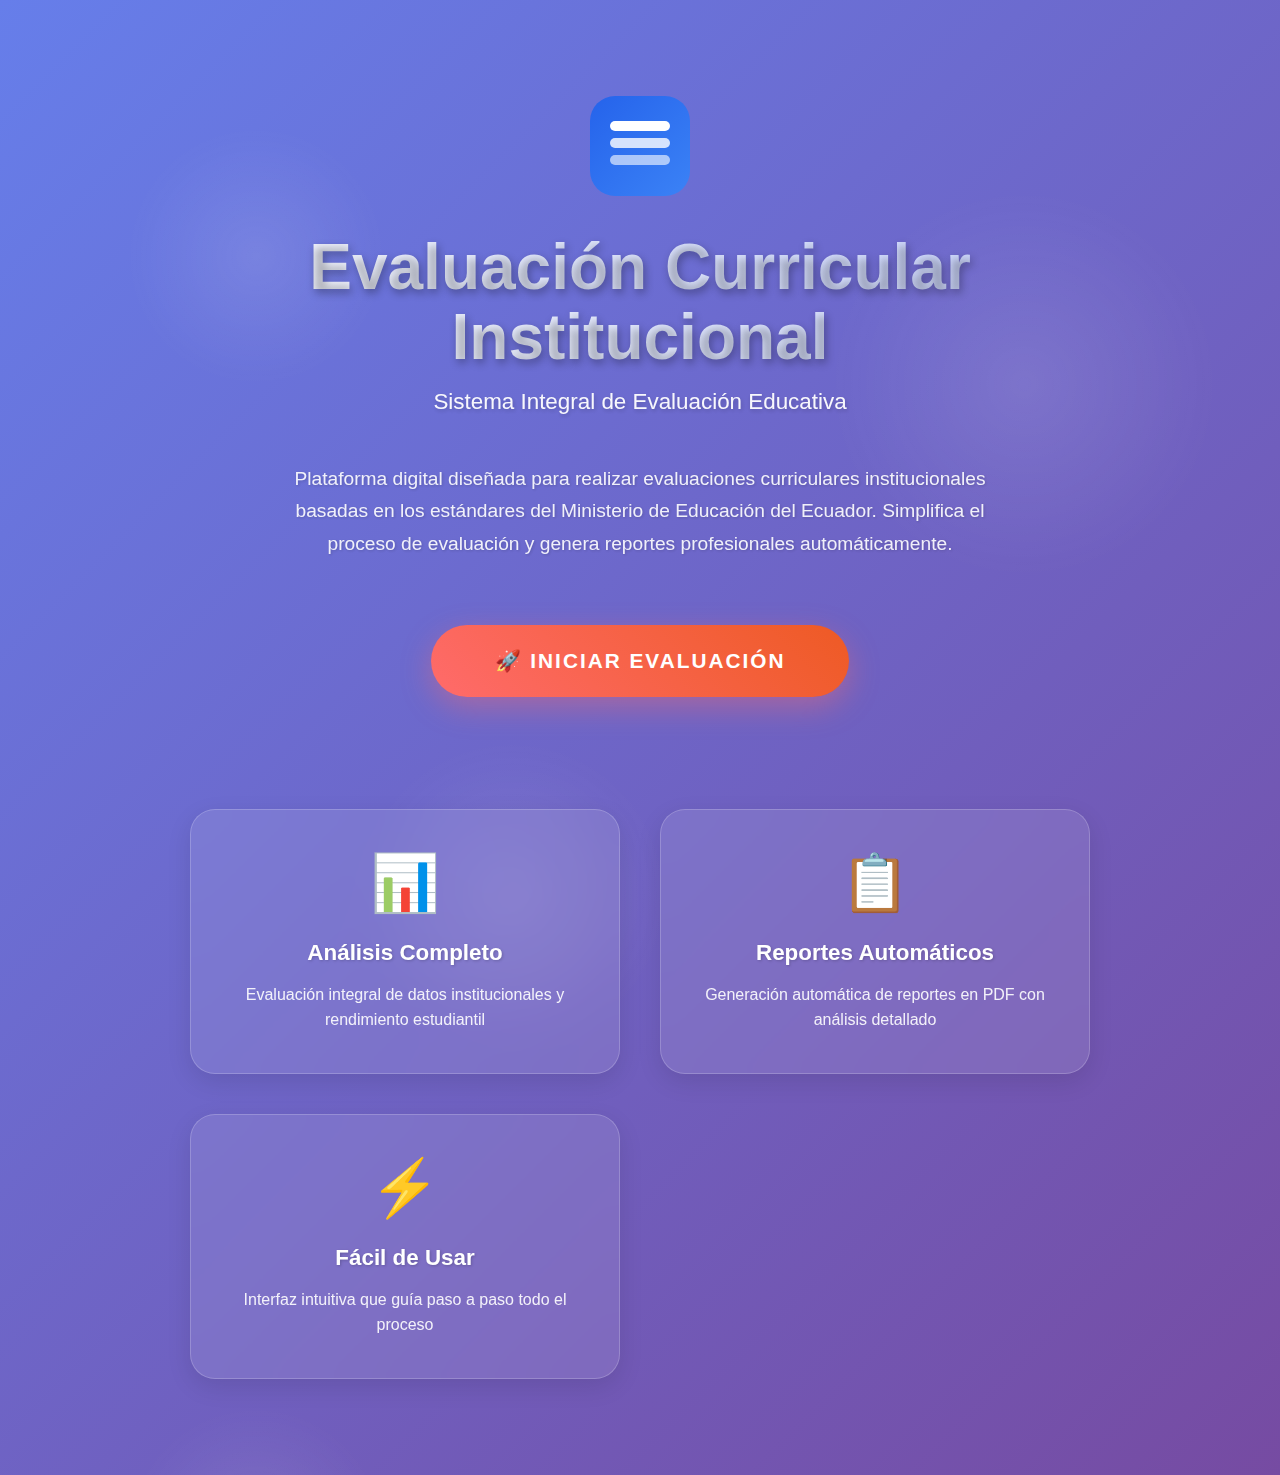
<file: index.html>
<!DOCTYPE html>
<html lang="es">
<head>
    <meta charset="UTF-8">
    <meta name="viewport" content="width=device-width, initial-scale=1.0">
    <title>Evaluación Curricular Institucional</title>
    <style>
        * {
            margin: 0;
            padding: 0;
            box-sizing: border-box;
        }

        body {
            font-family: 'Segoe UI', Tahoma, Geneva, Verdana, sans-serif;
            background: linear-gradient(135deg, #667eea 0%, #764ba2 100%);
            min-height: 100vh;
            padding: 2rem;
            position: relative;
            overflow-x: hidden;
        }

        body::before {
            content: '';
            position: absolute;
            top: 0;
            left: 0;
            right: 0;
            bottom: 0;
            background: url('data:image/svg+xml,<svg xmlns="http://www.w3.org/2000/svg" viewBox="0 0 1000 1000"><defs><radialGradient id="a" cx="50%" cy="50%"><stop offset="0%" stop-color="%23fff" stop-opacity="0.1"/><stop offset="100%" stop-color="%23fff" stop-opacity="0"/></radialGradient></defs><circle cx="200" cy="200" r="100" fill="url(%23a)"/><circle cx="800" cy="300" r="150" fill="url(%23a)"/><circle cx="400" cy="700" r="120" fill="url(%23a)"/></svg>');
            animation: float 20s ease-in-out infinite;
        }

        @keyframes float {
            0%, 100% { transform: translateY(0px) rotate(0deg); }
            50% { transform: translateY(-20px) rotate(5deg); }
        }

        .landing-content {
            max-width: 900px;
            text-align: center;
            color: white;
            z-index: 1;
            position: relative;
            animation: fadeInUp 1s ease-out;
            margin: 0 auto;
            padding: 4rem 0;
        }

        @keyframes fadeInUp {
            from {
                opacity: 0;
                transform: translateY(30px);
            }
            to {
                opacity: 1;
                transform: translateY(0);
            }
        }

        .logo-section {
            margin-bottom: 3rem;
        }

        .logo-icon {
            margin: 0 auto 2rem;
            animation: pulse 2s ease-in-out infinite;
        }

        @keyframes pulse {
            0%, 100% { transform: scale(1); }
            50% { transform: scale(1.05); }
        }

        .main-title {
            font-size: 4rem;
            font-weight: 800;
            margin-bottom: 1rem;
            text-shadow: 2px 4px 8px rgba(0,0,0,0.3);
            background: linear-gradient(45deg, #fff, #e0e7ff, #c7d2fe);
            -webkit-background-clip: text;
            -webkit-text-fill-color: transparent;
            background-clip: text;
            line-height: 1.1;
        }

        .subtitle {
            font-size: 1.4rem;
            margin-bottom: 2.5rem;
            opacity: 0.95;
            font-weight: 300;
            text-shadow: 1px 2px 4px rgba(0,0,0,0.2);
        }

        .description {
            font-size: 1.2rem;
            line-height: 1.7;
            margin-bottom: 4rem;
            opacity: 0.9;
            max-width: 700px;
            margin-left: auto;
            margin-right: auto;
            text-shadow: 1px 1px 3px rgba(0,0,0,0.2);
        }

        .start-button {
            background: linear-gradient(45deg, #ff6b6b, #ee5a24);
            color: white;
            border: none;
            padding: 1.5rem 4rem;
            font-size: 1.3rem;
            border-radius: 60px;
            cursor: pointer;
            transition: all 0.4s cubic-bezier(0.175, 0.885, 0.32, 1.275);
            box-shadow: 0 10px 30px rgba(255, 107, 107, 0.4);
            margin-bottom: 4rem;
            font-weight: 700;
            text-transform: uppercase;
            letter-spacing: 2px;
            position: relative;
            overflow: hidden;
        }

        .start-button::before {
            content: '';
            position: absolute;
            top: 0;
            left: -100%;
            width: 100%;
            height: 100%;
            background: linear-gradient(90deg, transparent, rgba(255,255,255,0.2), transparent);
            transition: left 0.5s;
        }

        .start-button:hover::before {
            left: 100%;
        }

        .start-button:hover {
            transform: translateY(-5px) scale(1.05);
            box-shadow: 0 15px 40px rgba(255, 107, 107, 0.5);
            background: linear-gradient(45deg, #ff5252, #d63031);
        }

        .start-button:active {
            transform: translateY(-2px) scale(1.02);
        }

        .features {
            display: grid;
            grid-template-columns: repeat(auto-fit, minmax(280px, 1fr));
            gap: 2.5rem;
            margin-top: 3rem;
        }

        .feature {
            background: rgba(255, 255, 255, 0.1);
            backdrop-filter: blur(15px);
            border: 1px solid rgba(255, 255, 255, 0.2);
            padding: 2.5rem;
            border-radius: 25px;
            transition: all 0.4s ease;
            box-shadow: 0 8px 25px rgba(0, 0, 0, 0.1);
        }

        .feature:hover {
            transform: translateY(-8px);
            background: rgba(255, 255, 255, 0.15);
            box-shadow: 0 15px 35px rgba(0, 0, 0, 0.15);
        }

        .feature-icon {
            font-size: 3.5rem;
            margin-bottom: 1.5rem;
            display: block;
        }

        .feature-title {
            font-size: 1.4rem;
            font-weight: 700;
            margin-bottom: 1rem;
            text-shadow: 1px 1px 3px rgba(0,0,0,0.2);
        }

        .feature-desc {
            opacity: 0.9;
            line-height: 1.6;
            font-size: 1rem;
        }

        @media (max-width: 768px) {
            .main-title {
                font-size: 2.8rem;
            }
            
            .subtitle {
                font-size: 1.2rem;
            }
            
            .description {
                font-size: 1.1rem;
            }
            
            .start-button {
                padding: 1.2rem 3rem;
                font-size: 1.1rem;
            }
            
            .features {
                grid-template-columns: 1fr;
                gap: 2rem;
            }
            
            .feature {
                padding: 2rem;
            }
        }

        @media (max-width: 480px) {
            .main-title {
                font-size: 2.2rem;
            }
            
            .start-button {
                padding: 1rem 2.5rem;
                font-size: 1rem;
                letter-spacing: 1px;
            }
        }
    </style>
</head>
<body>
    <div class="landing-content">
        <div class="logo-section">
            <div class="logo-icon">
                <svg width="100" height="100" viewBox="0 0 100 100" fill="none">
                    <rect width="100" height="100" rx="25" fill="url(#grad1)" />
                    <rect x="20" y="25" width="60" height="10" rx="5" fill="#fff" />
                    <rect x="20" y="42" width="60" height="10" rx="5" fill="rgba(255,255,255,0.8)" />
                    <rect x="20" y="59" width="60" height="10" rx="5" fill="rgba(255,255,255,0.6)" />
                    <defs>
                        <linearGradient id="grad1" x1="0%" y1="0%" x2="100%" y2="100%">
                            <stop offset="0%" style="stop-color:#2563eb;stop-opacity:1" />
                            <stop offset="100%" style="stop-color:#3b82f6;stop-opacity:1" />
                        </linearGradient>
                    </defs>
                </svg>
            </div>
            <h1 class="main-title">Evaluación Curricular Institucional</h1>
            <p class="subtitle">Sistema Integral de Evaluación Educativa</p>
        </div>

        <p class="description">
            Plataforma digital diseñada para realizar evaluaciones curriculares institucionales basadas en los estándares del Ministerio de Educación del Ecuador. Simplifica el proceso de evaluación y genera reportes profesionales automáticamente.
        </p>

        <button class="start-button" onclick="iniciarEvaluacion()">
            🚀 Iniciar Evaluación
        </button>

        <div class="features">
            <div class="feature">
                <div class="feature-icon">📊</div>
                <div class="feature-title">Análisis Completo</div>
                <div class="feature-desc">Evaluación integral de datos institucionales y rendimiento estudiantil</div>
            </div>
            <div class="feature">
                <div class="feature-icon">📋</div>
                <div class="feature-title">Reportes Automáticos</div>
                <div class="feature-desc">Generación automática de reportes en PDF con análisis detallado</div>
            </div>
            <div class="feature">
                <div class="feature-icon">⚡</div>
                <div class="feature-title">Fácil de Usar</div>
                <div class="feature-desc">Interfaz intuitiva que guía paso a paso todo el proceso</div>
            </div>
        </div>
    </div>

    <script>
        function iniciarEvaluacion() {
            // Aquí puedes redirigir al HTML principal
            window.location.href = 'evaluacion.html';
            
            // O si quieres abrir en una nueva pestaña:
            // window.open('index.html', '_blank');
        }
    </script>
</body>
</html>
</file>
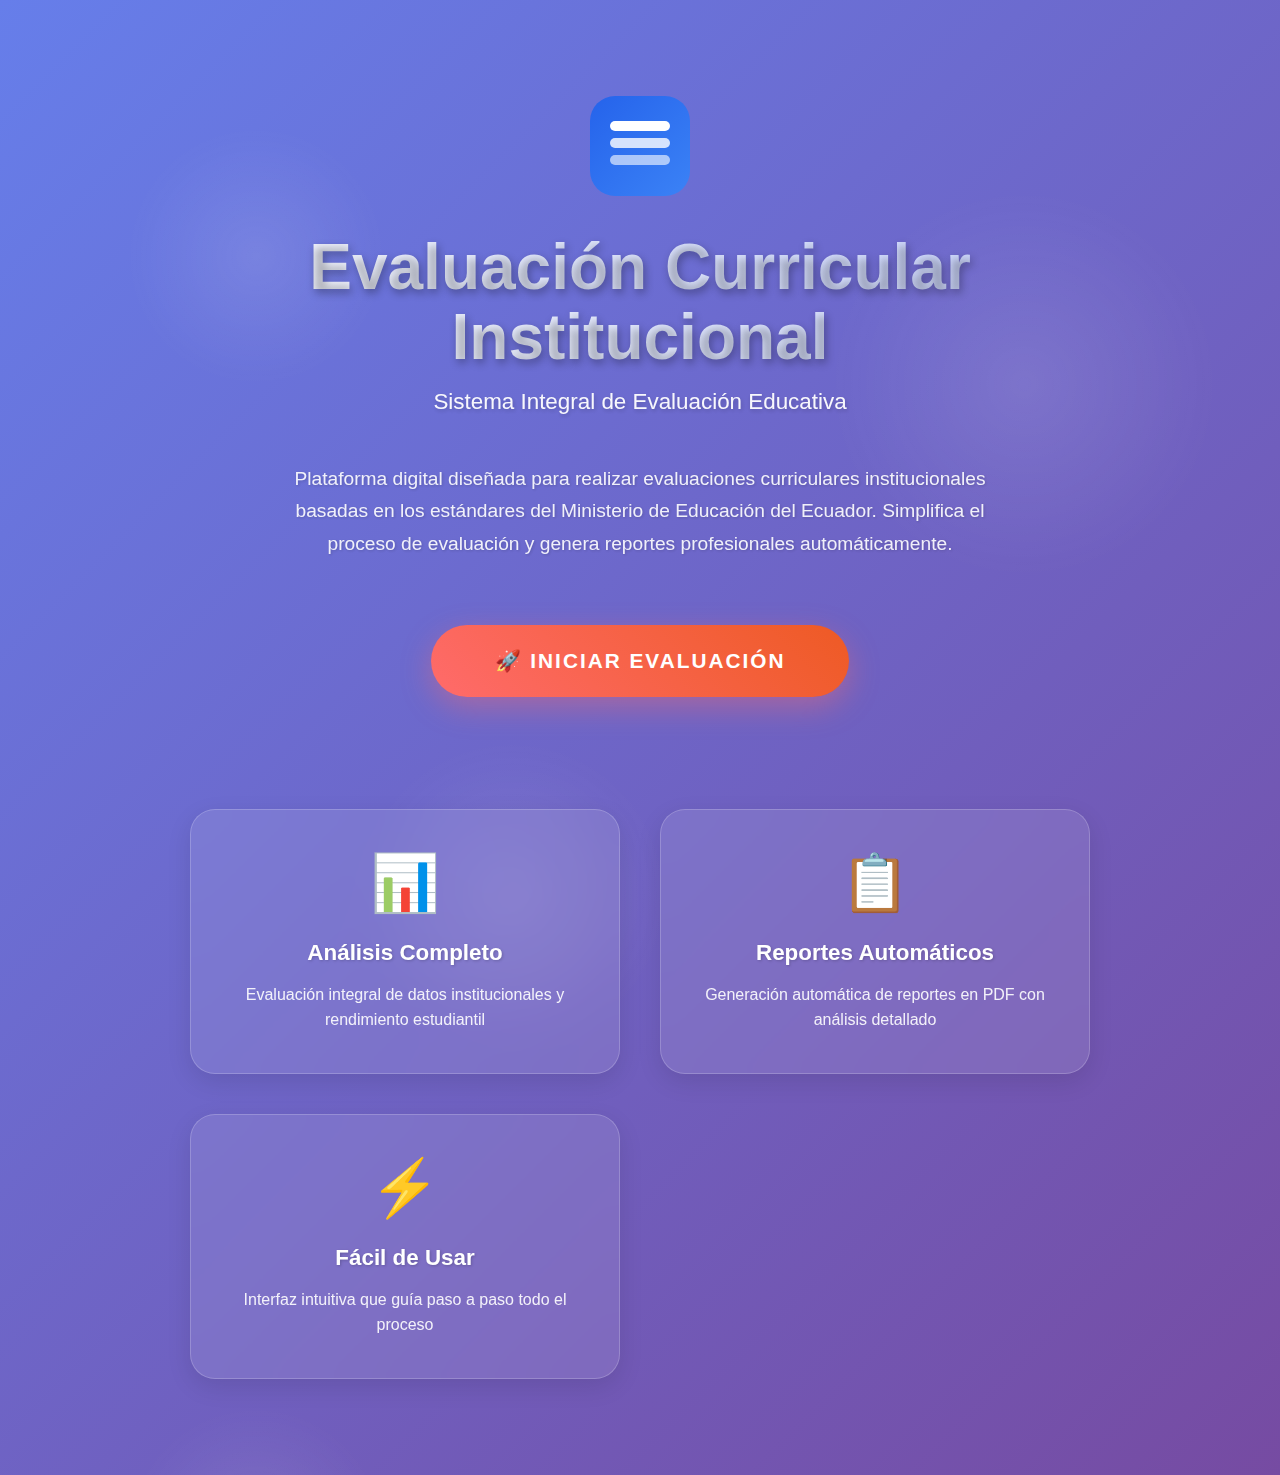
<file: portada.html>
<!DOCTYPE html>
<html lang="es">
<head>
    <meta charset="UTF-8">
    <meta name="viewport" content="width=device-width, initial-scale=1.0">
    <title>Evaluación Curricular Institucional</title>
    <style>
        * {
            margin: 0;
            padding: 0;
            box-sizing: border-box;
        }

        body {
            font-family: 'Segoe UI', Tahoma, Geneva, Verdana, sans-serif;
            background: linear-gradient(135deg, #667eea 0%, #764ba2 100%);
            min-height: 100vh;
            padding: 2rem;
            position: relative;
            overflow-x: hidden;
        }

        body::before {
            content: '';
            position: absolute;
            top: 0;
            left: 0;
            right: 0;
            bottom: 0;
            background: url('data:image/svg+xml,<svg xmlns="http://www.w3.org/2000/svg" viewBox="0 0 1000 1000"><defs><radialGradient id="a" cx="50%" cy="50%"><stop offset="0%" stop-color="%23fff" stop-opacity="0.1"/><stop offset="100%" stop-color="%23fff" stop-opacity="0"/></radialGradient></defs><circle cx="200" cy="200" r="100" fill="url(%23a)"/><circle cx="800" cy="300" r="150" fill="url(%23a)"/><circle cx="400" cy="700" r="120" fill="url(%23a)"/></svg>');
            animation: float 20s ease-in-out infinite;
        }

        @keyframes float {
            0%, 100% { transform: translateY(0px) rotate(0deg); }
            50% { transform: translateY(-20px) rotate(5deg); }
        }

        .landing-content {
            max-width: 900px;
            text-align: center;
            color: white;
            z-index: 1;
            position: relative;
            animation: fadeInUp 1s ease-out;
            margin: 0 auto;
            padding: 4rem 0;
        }

        @keyframes fadeInUp {
            from {
                opacity: 0;
                transform: translateY(30px);
            }
            to {
                opacity: 1;
                transform: translateY(0);
            }
        }

        .logo-section {
            margin-bottom: 3rem;
        }

        .logo-icon {
            margin: 0 auto 2rem;
            animation: pulse 2s ease-in-out infinite;
        }

        @keyframes pulse {
            0%, 100% { transform: scale(1); }
            50% { transform: scale(1.05); }
        }

        .main-title {
            font-size: 4rem;
            font-weight: 800;
            margin-bottom: 1rem;
            text-shadow: 2px 4px 8px rgba(0,0,0,0.3);
            background: linear-gradient(45deg, #fff, #e0e7ff, #c7d2fe);
            -webkit-background-clip: text;
            -webkit-text-fill-color: transparent;
            background-clip: text;
            line-height: 1.1;
        }

        .subtitle {
            font-size: 1.4rem;
            margin-bottom: 2.5rem;
            opacity: 0.95;
            font-weight: 300;
            text-shadow: 1px 2px 4px rgba(0,0,0,0.2);
        }

        .description {
            font-size: 1.2rem;
            line-height: 1.7;
            margin-bottom: 4rem;
            opacity: 0.9;
            max-width: 700px;
            margin-left: auto;
            margin-right: auto;
            text-shadow: 1px 1px 3px rgba(0,0,0,0.2);
        }

        .start-button {
            background: linear-gradient(45deg, #ff6b6b, #ee5a24);
            color: white;
            border: none;
            padding: 1.5rem 4rem;
            font-size: 1.3rem;
            border-radius: 60px;
            cursor: pointer;
            transition: all 0.4s cubic-bezier(0.175, 0.885, 0.32, 1.275);
            box-shadow: 0 10px 30px rgba(255, 107, 107, 0.4);
            margin-bottom: 4rem;
            font-weight: 700;
            text-transform: uppercase;
            letter-spacing: 2px;
            position: relative;
            overflow: hidden;
        }

        .start-button::before {
            content: '';
            position: absolute;
            top: 0;
            left: -100%;
            width: 100%;
            height: 100%;
            background: linear-gradient(90deg, transparent, rgba(255,255,255,0.2), transparent);
            transition: left 0.5s;
        }

        .start-button:hover::before {
            left: 100%;
        }

        .start-button:hover {
            transform: translateY(-5px) scale(1.05);
            box-shadow: 0 15px 40px rgba(255, 107, 107, 0.5);
            background: linear-gradient(45deg, #ff5252, #d63031);
        }

        .start-button:active {
            transform: translateY(-2px) scale(1.02);
        }

        .features {
            display: grid;
            grid-template-columns: repeat(auto-fit, minmax(280px, 1fr));
            gap: 2.5rem;
            margin-top: 3rem;
        }

        .feature {
            background: rgba(255, 255, 255, 0.1);
            backdrop-filter: blur(15px);
            border: 1px solid rgba(255, 255, 255, 0.2);
            padding: 2.5rem;
            border-radius: 25px;
            transition: all 0.4s ease;
            box-shadow: 0 8px 25px rgba(0, 0, 0, 0.1);
        }

        .feature:hover {
            transform: translateY(-8px);
            background: rgba(255, 255, 255, 0.15);
            box-shadow: 0 15px 35px rgba(0, 0, 0, 0.15);
        }

        .feature-icon {
            font-size: 3.5rem;
            margin-bottom: 1.5rem;
            display: block;
        }

        .feature-title {
            font-size: 1.4rem;
            font-weight: 700;
            margin-bottom: 1rem;
            text-shadow: 1px 1px 3px rgba(0,0,0,0.2);
        }

        .feature-desc {
            opacity: 0.9;
            line-height: 1.6;
            font-size: 1rem;
        }

        @media (max-width: 768px) {
            .main-title {
                font-size: 2.8rem;
            }
            
            .subtitle {
                font-size: 1.2rem;
            }
            
            .description {
                font-size: 1.1rem;
            }
            
            .start-button {
                padding: 1.2rem 3rem;
                font-size: 1.1rem;
            }
            
            .features {
                grid-template-columns: 1fr;
                gap: 2rem;
            }
            
            .feature {
                padding: 2rem;
            }
        }

        @media (max-width: 480px) {
            .main-title {
                font-size: 2.2rem;
            }
            
            .start-button {
                padding: 1rem 2.5rem;
                font-size: 1rem;
                letter-spacing: 1px;
            }
        }
    </style>
</head>
<body>
    <div class="landing-content">
        <div class="logo-section">
            <div class="logo-icon">
                <svg width="100" height="100" viewBox="0 0 100 100" fill="none">
                    <rect width="100" height="100" rx="25" fill="url(#grad1)" />
                    <rect x="20" y="25" width="60" height="10" rx="5" fill="#fff" />
                    <rect x="20" y="42" width="60" height="10" rx="5" fill="rgba(255,255,255,0.8)" />
                    <rect x="20" y="59" width="60" height="10" rx="5" fill="rgba(255,255,255,0.6)" />
                    <defs>
                        <linearGradient id="grad1" x1="0%" y1="0%" x2="100%" y2="100%">
                            <stop offset="0%" style="stop-color:#2563eb;stop-opacity:1" />
                            <stop offset="100%" style="stop-color:#3b82f6;stop-opacity:1" />
                        </linearGradient>
                    </defs>
                </svg>
            </div>
            <h1 class="main-title">Evaluación Curricular Institucional</h1>
            <p class="subtitle">Sistema Integral de Evaluación Educativa</p>
        </div>

        <p class="description">
            Plataforma digital diseñada para realizar evaluaciones curriculares institucionales basadas en los estándares del Ministerio de Educación del Ecuador. Simplifica el proceso de evaluación y genera reportes profesionales automáticamente.
        </p>

        <button class="start-button" onclick="iniciarEvaluacion()">
            🚀 Iniciar Evaluación
        </button>

        <div class="features">
            <div class="feature">
                <div class="feature-icon">📊</div>
                <div class="feature-title">Análisis Completo</div>
                <div class="feature-desc">Evaluación integral de datos institucionales y rendimiento estudiantil</div>
            </div>
            <div class="feature">
                <div class="feature-icon">📋</div>
                <div class="feature-title">Reportes Automáticos</div>
                <div class="feature-desc">Generación automática de reportes en PDF con análisis detallado</div>
            </div>
            <div class="feature">
                <div class="feature-icon">⚡</div>
                <div class="feature-title">Fácil de Usar</div>
                <div class="feature-desc">Interfaz intuitiva que guía paso a paso todo el proceso</div>
            </div>
        </div>
    </div>

    <script>
        function iniciarEvaluacion() {
            // Aquí puedes redirigir al HTML principal
            window.location.href = 'index.html';
            
            // O si quieres abrir en una nueva pestaña:
            // window.open('index.html', '_blank');
        }
    </script>
</body>
</html>
</file>
